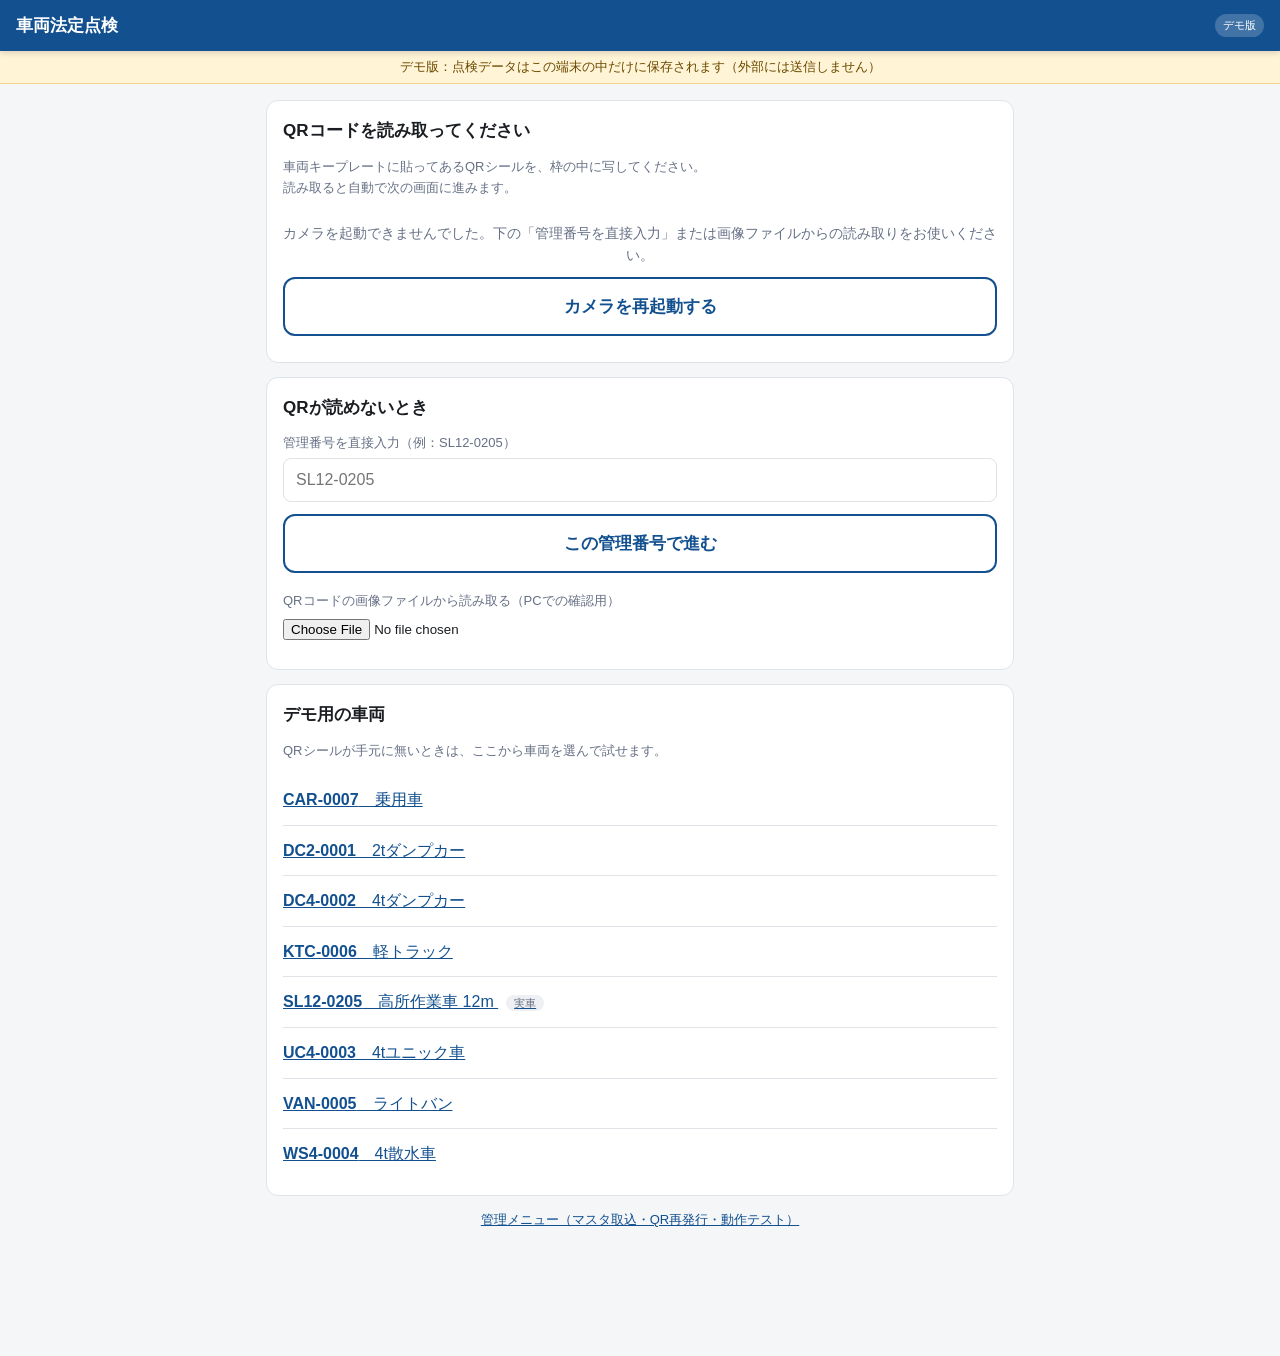
<file: index.html>
<!DOCTYPE html>
<html lang="ja">
<head>
<meta charset="utf-8">
<meta name="viewport" content="width=device-width, initial-scale=1, viewport-fit=cover">
<meta name="theme-color" content="#12508f">
<!-- iPhone：ホーム画面に追加したときアプリのように全画面で開く -->
<meta name="apple-mobile-web-app-capable" content="yes">
<meta name="mobile-web-app-capable" content="yes">
<meta name="apple-mobile-web-app-status-bar-style" content="black-translucent">
<meta name="apple-mobile-web-app-title" content="法定点検">
<meta name="format-detection" content="telephone=no">
<link rel="apple-touch-icon" href="icons/apple-touch-icon.png">
<title>車両法定点検</title>
<link rel="manifest" href="manifest.webmanifest">
<link rel="stylesheet" href="css/style.css">
</head>
<body>

<div class="appbar">
  <h1>車両法定点検</h1>
  <span class="env" id="env-label">―</span>
</div>

<main>
  <div id="pending-banner" class="banner warn" style="display:none"></div>


  <div class="card">
    <h2>QRコードを読み取ってください</h2>
    <p class="small muted">
      車両キープレートに貼ってあるQRシールを、枠の中に写してください。<br>
      読み取ると自動で次の画面に進みます。
    </p>
    <div id="reader"></div>
    <p class="scan-hint" id="scan-hint">カメラを起動しています…</p>
    <button class="btn secondary" id="btn-restart" style="display:none">カメラを再起動する</button>
  </div>

  <div class="card">
    <h2>QRが読めないとき</h2>
    <label class="field">
      <span id="manual-id-hint">管理番号を直接入力（例：DC4-0737）</span>
      <input type="text" id="manual-id" placeholder="DC4-0737" autocapitalize="characters" autocomplete="off">
    </label>
    <div id="suggest"></div>
    <button class="btn secondary" id="btn-manual">この管理番号で進む</button>

    <label class="field" style="margin-top:18px">
      <span>QRコードの画像ファイルから読み取る（PCでの確認用）</span>
      <input type="file" id="qr-file" accept="image/*">
    </label>
  </div>

  <div class="card" id="demo-vehicles" style="display:none">
    <h2>デモ用の車両</h2>
    <p class="small muted">QRシールが手元に無いときは、ここから車両を選んで試せます。</p>
    <ul class="list" id="demo-vehicle-list"></ul>
  </div>
  <p class="center small"><a class="plain" href="admin.html">管理メニュー（マスタ取込・QR再発行・動作テスト）</a></p>
</main>

<script src="config/app-config.js"></script>
<script src="config/firebase-config.js"></script>
<script src="vendor/firebase-app-compat.js"></script>
<script src="vendor/firebase-firestore-compat.js"></script>
<script src="vendor/firebase-storage-compat.js"></script>
<script src="vendor/html5-qrcode.min.js"></script>
<script src="src/common/util.js"></script>
<script src="src/storage/StorageAdapter.js"></script>
<script src="src/storage/LocalStorageAdapter.js"></script>
<script src="src/storage/FirebaseStorageAdapter.js"></script>
<script src="src/auth/AuthProvider.js"></script>
<script src="src/storage/storageFactory.js"></script>
<script src="src/offline/syncQueue.js"></script>
<script src="src/qr/scanner.js"></script>
<script>
/* ---------------------------------------------------------------------------
 * トップ画面：QRを読み取り、車両マスタと照合して分岐画面へ進む
 * ------------------------------------------------------------------------ */
(async function () {
  const VIS = window.VIS;
  const $ = VIS.util.$;

  await VIS.ready();
  $('#env-label').textContent = VIS.storage.name;
  VIS.queue.autoFlush();

  // デモ版：収録している車両を一覧で出す（実車には印を付ける）
  if (VIS.isDemo()) {
    const rows = await VIS.storage.searchVehicles('', 30);
    $('#demo-vehicle-list').innerHTML = rows.map(v => `
      <li><a class="plain" href="vehicle.html?id=${encodeURIComponent(v.vehicleId)}">
        <b>${VIS.util.esc(v.vehicleId)}</b>　${VIS.util.esc(v.vehicleType)}
        ${v.demo === false ? '<span class="badge-opt">実車</span>' : ''}</a></li>`).join('');
    $('#demo-vehicles').style.display = 'block';
    const real = rows.find(v => v.demo === false) || rows[0];
    if (real) {
      $('#manual-id').placeholder = real.vehicleId;
      $('#manual-id-hint').textContent = `管理番号を直接入力（例：${real.vehicleId}）`;
    }
  }

  // 保留データがあれば知らせる
  const pending = await VIS.queue.count();
  if (pending > 0) {
    const b = $('#pending-banner');
    b.style.display = 'block';
    b.textContent = `未送信の点検データが ${pending} 件あります。オンラインになると自動で送信します。`;
  }

  let busy = false;

  /** 読み取った管理番号で車両を探し、見つかれば分岐画面へ */
  async function go(vehicleId, rawText) {
    if (busy) return;
    busy = true;
    try {
      if (!vehicleId) throw new Error('QRの内容が空でした');

      const vehicle = await VIS.storage.getVehicle(vehicleId);
      if (!vehicle) {
        VIS.util.toast(`「${vehicleId}」は車両マスタに見つかりません`, 'err');
        if (rawText && rawText !== vehicleId) {
          console.info('QRの生データ:', rawText, '→ 正規化後:', vehicleId);
        }
        busy = false;
        return;
      }
      await scanner.stop();
      location.href = `vehicle.html?id=${encodeURIComponent(vehicleId)}`;
    } catch (e) {
      VIS.util.toast(e.message, 'err');
      busy = false;
    }
  }

  // ------------------------------------------------------------- カメラ読み取り
  const scanner = new VIS.QrScanner('reader');

  async function startCamera() {
    try {
      await scanner.start((id, raw) => {
        $('#scan-hint').textContent = `読み取り：${raw}`;
        go(id, raw);
      });
      $('#scan-hint').textContent = 'QRを枠の中に合わせてください';
      $('#btn-restart').style.display = 'none';
    } catch (e) {
      $('#scan-hint').textContent =
        'カメラを起動できませんでした。下の「管理番号を直接入力」または画像ファイルからの読み取りをお使いください。';
      $('#btn-restart').style.display = 'block';
      console.warn(e);
    }
  }
  startCamera();
  $('#btn-restart').addEventListener('click', startCamera);

  // ----------------------------------------------------------------- 手入力
  const input = $('#manual-id');
  $('#btn-manual').addEventListener('click', () => {
    go(VIS.util.normalizeVehicleId(input.value));
  });
  input.addEventListener('keydown', e => { if (e.key === 'Enter') $('#btn-manual').click(); });

  // 入力中に候補を出す
  let t;
  input.addEventListener('input', () => {
    clearTimeout(t);
    t = setTimeout(async () => {
      const kw = VIS.util.normalizeVehicleId(input.value);
      const box = $('#suggest');
      if (kw.length < 2) { box.innerHTML = ''; return; }
      const rows = await VIS.storage.searchVehicles(kw, 8);
      box.innerHTML = rows.length
        ? '<ul class="list">' + rows.map(v =>
            `<li><a class="plain" href="vehicle.html?id=${encodeURIComponent(v.vehicleId)}">
               <b>${VIS.util.esc(v.vehicleId)}</b>　${VIS.util.esc(v.vehicleType)}　${VIS.util.esc(v.plateNumber)}</a></li>`
          ).join('') + '</ul>'
        : '<p class="small muted">該当なし</p>';
    }, 250);
  });

  // ------------------------------------------------------- 画像ファイルから読む
  $('#qr-file').addEventListener('change', async e => {
    const f = e.target.files[0];
    if (!f) return;
    try {
      const r = await VIS.QrScanner.decodeFile(f);
      VIS.util.toast(`読み取り: ${r.rawText}`, 'ok');
      go(r.vehicleId, r.rawText);
    } catch (err) {
      VIS.util.toast('画像からQRを読み取れませんでした', 'err');
    }
  });

  // ------------------------------------------------------------- PWA登録
  if ('serviceWorker' in navigator) {
    navigator.serviceWorker.register('sw.js').catch(e => console.warn('SW登録失敗', e));
  }
})();
</script>
</body>
</html>
</file>
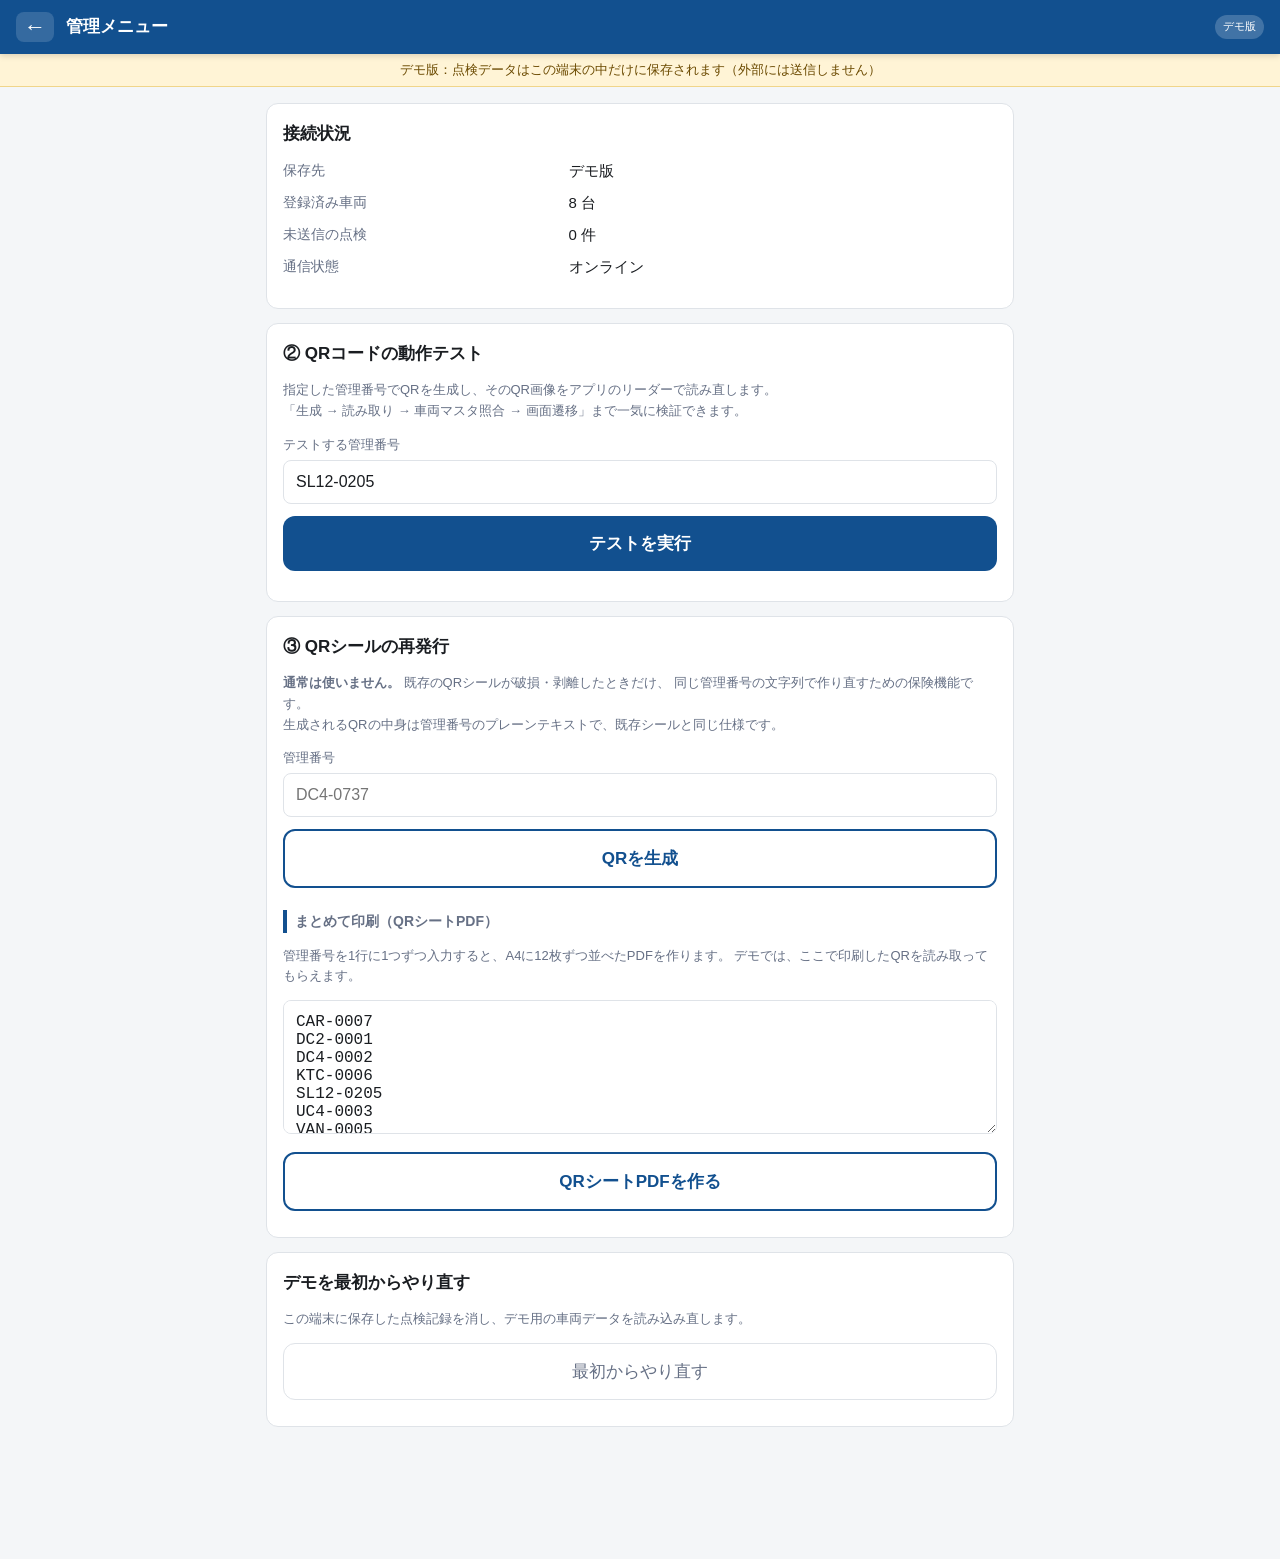
<file: admin.html>
<!DOCTYPE html>
<html lang="ja">
<head>
<meta charset="utf-8">
<meta name="viewport" content="width=device-width, initial-scale=1, viewport-fit=cover">
<meta name="theme-color" content="#12508f">
<!-- iPhone：ホーム画面に追加したときアプリのように全画面で開く -->
<meta name="apple-mobile-web-app-capable" content="yes">
<meta name="mobile-web-app-capable" content="yes">
<meta name="apple-mobile-web-app-status-bar-style" content="black-translucent">
<meta name="apple-mobile-web-app-title" content="法定点検">
<meta name="format-detection" content="telephone=no">
<link rel="apple-touch-icon" href="icons/apple-touch-icon.png">
<title>管理メニュー - 車両法定点検</title>
<link rel="manifest" href="manifest.webmanifest">
<link rel="stylesheet" href="css/style.css">
<style>
  .qr-out { text-align:center; padding:16px; background:#fff; border-radius:8px; }
  .qr-out canvas, .qr-out img { max-width: 260px; }
  .qr-caption { font-size:20px; font-weight:700; letter-spacing:.08em; margin-top:8px; }
  .test-row { display:flex; align-items:center; gap:10px; padding:8px 0; border-top:1px solid var(--line); }
  .test-row:first-child { border-top:none; }
  .test-row .st { width:28px; font-size:18px; text-align:center; }
  .test-row .nm { flex:1; font-size:14px; }
  .test-row .rs { font-size:13px; color:var(--muted); text-align:right; }
  .ok-txt { color:#1b7f3b; font-weight:700; }
  .ng-txt { color:#c62828; font-weight:700; }
</style>
</head>
<body>

<div class="appbar">
  <a class="back" href="index.html">&#8592;</a>
  <h1>管理メニュー</h1>
  <span class="env" id="env-label">―</span>
</div>

<main>

  <div class="card">
    <h2>接続状況</h2>
    <dl class="kv">
      <dt>保存先</dt><dd id="st-storage">―</dd>
      <dt>登録済み車両</dt><dd id="st-count">―</dd>
      <dt>未送信の点検</dt><dd id="st-pending">―</dd>
      <dt>通信状態</dt><dd id="st-online">―</dd>
    </dl>
    <p class="small muted" id="st-note"></p>
  </div>

  <!-- ================================================================= -->
  <div class="card" id="card-import">
    <h2>① 車両マスタの取込</h2>
    <p class="small muted">
      <code>tools\convert-master.ps1</code> が作った <code>vehicles.json</code> を取り込みます。<br>
      同じ管理番号は上書き更新されます（点検記録は消えません）。
    </p>
    <button class="btn" id="btn-import-bundled">同梱の vehicles.json を取り込む</button>
    <label class="field">
      <span>別のファイルから取り込む（.json / .csv）</span>
      <input type="file" id="import-file" accept=".json,.csv">
    </label>
    <div id="import-progress" class="small muted"></div>
  </div>

  <!-- ================================================================= -->
  <div class="card">
    <h2>② QRコードの動作テスト</h2>
    <p class="small muted">
      指定した管理番号でQRを生成し、そのQR画像をアプリのリーダーで読み直します。<br>
      「生成 → 読み取り → 車両マスタ照合 → 画面遷移」まで一気に検証できます。
    </p>
    <label class="field">
      <span>テストする管理番号</span>
      <input type="text" id="test-id" value="DC4-0737" autocapitalize="characters">
    </label>
    <button class="btn" id="btn-test">テストを実行</button>
    <div id="test-out" style="margin-top:14px"></div>
  </div>

  <!-- ================================================================= -->
  <div class="card">
    <h2>③ QRシールの再発行</h2>
    <p class="small muted">
      <b>通常は使いません。</b> 既存のQRシールが破損・剥離したときだけ、
      同じ管理番号の文字列で作り直すための保険機能です。<br>
      生成されるQRの中身は管理番号のプレーンテキストで、既存シールと同じ仕様です。
    </p>
    <label class="field">
      <span>管理番号</span>
      <input type="text" id="qr-id" placeholder="DC4-0737" autocapitalize="characters">
    </label>
    <button class="btn secondary" id="btn-qr">QRを生成</button>
    <div id="qr-out" class="qr-out" style="display:none">
      <div id="qr-canvas"></div>
      <div class="qr-caption" id="qr-caption"></div>
      <button class="btn ghost" id="btn-qr-dl" style="margin-top:10px">PNGを保存</button>
    </div>

    <h3 class="unit" style="margin-top:22px">まとめて印刷（QRシートPDF）</h3>
    <p class="small muted">
      管理番号を1行に1つずつ入力すると、A4に12枚ずつ並べたPDFを作ります。
      デモでは、ここで印刷したQRを読み取ってもらえます。
    </p>
    <textarea id="qr-list" rows="6" placeholder="DC4-0737&#10;SL12-0205"></textarea>
    <button class="btn secondary" id="btn-qr-sheet">QRシートPDFを作る</button>
  </div>

  <!-- ================================================================= -->
  <div class="card" id="card-flush">
    <h2>④ 保留データの手動送信</h2>
    <button class="btn secondary" id="btn-flush">未送信の点検データを今すぐ送信</button>
  </div>

  <div class="card">
    <h2 id="wipe-title">⑤ 検証データの削除</h2>
    <p class="small muted" id="wipe-note">この端末に保存したデータ（車両マスタ・点検記録・保留分）を消します。</p>
    <button class="btn ghost" id="btn-wipe">この端末のデータを削除</button>
  </div>

</main>

<script src="config/app-config.js"></script>
<script src="config/firebase-config.js"></script>
<script src="vendor/firebase-app-compat.js"></script>
<script src="vendor/firebase-firestore-compat.js"></script>
<script src="vendor/firebase-storage-compat.js"></script>
<script src="vendor/html5-qrcode.min.js"></script>
<script src="vendor/qrcode.min.js"></script>
<script src="vendor/jspdf.umd.min.js"></script>
<script src="src/common/util.js"></script>
<script src="src/storage/StorageAdapter.js"></script>
<script src="src/storage/LocalStorageAdapter.js"></script>
<script src="src/storage/FirebaseStorageAdapter.js"></script>
<script src="src/auth/AuthProvider.js"></script>
<script src="src/storage/storageFactory.js"></script>
<script src="src/offline/syncQueue.js"></script>
<script src="src/qr/scanner.js"></script>
<script>
(async function () {
  const VIS = window.VIS, util = VIS.util, $ = util.$;
  await VIS.ready();

  // ------------------------------------------------------------- 接続状況
  async function refreshStatus() {
    $('#env-label').textContent  = VIS.storage.name;
    $('#st-storage').textContent = VIS.storage.name;
    try {
      $('#st-count').textContent = (await VIS.storage.countVehicles()) + ' 台';
    } catch (e) {
      // Firebaseでは全件数の取得をセキュリティルールで制限しているため取れないことがある
      $('#st-count').textContent = '―（件数は取得できません）';
    }
    $('#st-pending').textContent = (await VIS.queue.count()) + ' 件';
    $('#st-online').textContent  = util.isOnline() ? 'オンライン' : 'オフライン';
    $('#st-note').textContent    = VIS.storage.fallbackReason
      ? `※ 本来の保存先に接続できなかったため検証モードで動作しています：${VIS.storage.fallbackReason}`
      : '';
  }
  await refreshStatus();

  // ------------------------------------------------- ① 車両マスタの取込
  async function doImport(vehicles) {
    const box = $('#import-progress');
    box.textContent = `取込中… 0 / ${vehicles.length}`;
    await VIS.storage.importVehicles(vehicles, (done, total) => {
      box.textContent = `取込中… ${done} / ${total}`;
    });
    box.textContent = `完了：${vehicles.length} 件を登録しました`;
    util.toast(`車両マスタ ${vehicles.length} 件を取り込みました`, 'ok');
    await refreshStatus();
  }

  $('#btn-import-bundled').addEventListener('click', async () => {
    try {
      const res = await fetch('master/vehicles.json', { cache: 'no-cache' });
      if (!res.ok) throw new Error('同梱ファイルはありません（公開サイトには載せていません）。PCの data\\vehicles.json を下の「別のファイルから取り込む」で選んでください');
      await doImport(await res.json());
    } catch (e) {
      util.toast(e.message, 'err');
    }
  });

  $('#import-file').addEventListener('change', async e => {
    const f = e.target.files[0];
    if (!f) return;
    try {
      const text = await f.text();
      const rows = f.name.toLowerCase().endsWith('.csv') ? parseCsv(text) : JSON.parse(text);
      const cleaned = rows
        .map(r => ({ ...r, vehicleId: util.normalizeVehicleId(r.vehicleId || r['管理番号']) }))
        .filter(r => util.looksLikeVehicleId(r.vehicleId));
      if (!cleaned.length) throw new Error('取り込める行がありませんでした（vehicleId 列を確認してください）');
      await doImport(cleaned);
    } catch (err) {
      util.toast('取込に失敗：' + err.message, 'err');
    }
    e.target.value = '';
  });

  /** ごく簡単なCSVパーサ（1行目を見出しとして扱う） */
  function parseCsv(text) {
    const lines = text.replace(/^﻿/, '').split(/\r?\n/).filter(l => l.trim());
    const split = l => {
      const out = []; let cur = '', q = false;
      for (let i = 0; i < l.length; i++) {
        const c = l[i];
        if (q) {
          if (c === '"' && l[i + 1] === '"') { cur += '"'; i++; }
          else if (c === '"') q = false;
          else cur += c;
        } else if (c === '"') q = true;
        else if (c === ',') { out.push(cur); cur = ''; }
        else cur += c;
      }
      out.push(cur);
      return out;
    };
    const head = split(lines[0]);
    return lines.slice(1).map(l => {
      const cells = split(l), o = {};
      head.forEach((h, i) => { o[h.trim()] = (cells[i] || '').trim(); });
      return o;
    });
  }

  // ------------------------------------------- ② QRコードの動作テスト
  $('#btn-test').addEventListener('click', async () => {
    const targetId = util.normalizeVehicleId($('#test-id').value);
    const out = $('#test-out');
    const rows = [];
    const push = (name, ok, detail) => {
      rows.push({ name, ok, detail });
      out.innerHTML = rows.map(r => `
        <div class="test-row">
          <span class="st">${r.ok === null ? '…' : (r.ok ? '✅' : '❌')}</span>
          <span class="nm">${util.esc(r.name)}</span>
          <span class="rs ${r.ok ? 'ok-txt' : (r.ok === false ? 'ng-txt' : '')}">${util.esc(r.detail || '')}</span>
        </div>`).join('');
    };

    try {
      // 1. 既存シールと同じ仕様でQRを作る（中身は管理番号のプレーンテキスト）
      const dataUrl = await makeQrDataUrl(targetId);
      push('① QRコードを生成（中身＝プレーンテキスト）', true, targetId);

      // 2. アプリのリーダーで読み直す
      const blob = await (await fetch(dataUrl)).blob();
      const file = new File([blob], 'qr.png', { type: 'image/png' });
      const decoded = await VIS.QrScanner.decodeFile(file);
      push('② アプリのQRリーダーで読み取り', decoded.rawText === targetId, `読取値: ${decoded.rawText}`);

      // 3. 正規化（空白・全角・小文字・URL形式のゆらぎを吸収）
      push('③ 車両IDへの正規化', decoded.vehicleId === targetId, decoded.vehicleId);

      // 4. 車両マスタと照合
      const vehicle = await VIS.storage.getVehicle(decoded.vehicleId);
      push('④ 車両マスタとの照合', !!vehicle,
           vehicle ? `${vehicle.vehicleType} / ${vehicle.plateNumber}` : 'マスタに存在しません');

      if (vehicle) {
        // 5. ゆらぎパターンの吸収も確認
        const variants = [
          ' ' + targetId + '\n',
          targetId.toLowerCase(),
          targetId.replace(/[A-Z0-9]/g, c => String.fromCharCode(c.charCodeAt(0) + 0xFEE0)).replace('-', '－'),
          'https://example.com/v/' + targetId
        ];
        const allOk = variants.every(v => util.normalizeVehicleId(v) === targetId);
        push('⑤ 読み取りゆらぎの吸収（空白・小文字・全角・URL形式）', allOk, allOk ? '4パターンOK' : '要確認');

        out.insertAdjacentHTML('beforeend', `
          <div class="qr-out" style="margin-top:12px">
            <img src="${dataUrl}" alt="テスト用QR">
            <div class="qr-caption">${util.esc(targetId)}</div>
            <p class="small muted">このQRを画面に表示して、スマホのカメラ読み取りも試せます。</p>
          </div>
          <a class="btn" href="vehicle.html?id=${encodeURIComponent(targetId)}">読み取り後の画面を開く</a>`);
      }
    } catch (e) {
      push('テスト中にエラー', false, e.message);
    }
  });

  /** 管理番号からQRのPNG(dataURL)を作る */
  function makeQrDataUrl(text, size) {
    return new Promise((resolve, reject) => {
      const holder = document.createElement('div');
      holder.style.display = 'none';
      document.body.appendChild(holder);
      try {
        new QRCode(holder, {
          text: text,
          width:  size || 480,
          height: size || 480,
          correctLevel: QRCode.CorrectLevel.M   // 現場のシールを想定した誤り訂正レベル
        });
        // qrcodejs は canvas または img を作る
        setTimeout(() => {
          const cv = holder.querySelector('canvas');
          const im = holder.querySelector('img');
          const url = cv ? cv.toDataURL('image/png') : (im ? im.src : null);
          holder.remove();
          url ? resolve(url) : reject(new Error('QRを生成できませんでした'));
        }, 60);
      } catch (e) { holder.remove(); reject(e); }
    });
  }

  // ------------------------------------------------- ③ QRシールの再発行
  let lastQrUrl = '', lastQrId = '';
  $('#btn-qr').addEventListener('click', async () => {
    const id = util.normalizeVehicleId($('#qr-id').value);
    if (!util.looksLikeVehicleId(id)) { util.toast('管理番号の形式が正しくありません', 'warn'); return; }
    lastQrUrl = await makeQrDataUrl(id, 600);
    lastQrId  = id;
    $('#qr-canvas').innerHTML = `<img src="${lastQrUrl}" alt="QR">`;
    $('#qr-caption').textContent = id;
    $('#qr-out').style.display = 'block';
  });
  $('#btn-qr-dl').addEventListener('click', () => {
    if (!lastQrUrl) return;
    const a = document.createElement('a');
    a.href = lastQrUrl;
    a.download = `QR_${lastQrId}.png`;
    a.click();
  });

  // ------------------------------------------- ③ QRシート（まとめて印刷）
  // デモ版など登録台数が少ないときは、登録済みの全車両を最初から入れておく
  try {
    const all = await VIS.storage.searchVehicles('', 30);
    if (all.length && all.length < 30) $('#qr-list').value = all.map(v => v.vehicleId).join('\n');
  } catch (e) { /* 一覧が取れない保存先では手入力 */ }

  $('#btn-qr-sheet').addEventListener('click', async () => {
    const ids = $('#qr-list').value.split(/\r?\n/)
      .map(s => util.normalizeVehicleId(s)).filter(s => util.looksLikeVehicleId(s));
    if (!ids.length) { util.toast('管理番号を入力してください', 'warn'); return; }
    const btn = $('#btn-qr-sheet');
    btn.disabled = true; btn.textContent = '作成中…';
    try {
      const blob = await makeQrSheetPdf(ids);
      const link = document.createElement('a');
      link.href = URL.createObjectURL(blob);
      link.download = `QRシート_${ids.length}台.pdf`;
      link.click();
    } catch (e) {
      util.toast('作成できませんでした：' + e.message, 'err');
    } finally {
      btn.disabled = false; btn.textContent = 'QRシートPDFを作る';
    }
  });

  /** A4縦に 3列×4段＝12枚ずつQRを並べたPDFを作る（切り取り線つき） */
  async function makeQrSheetPdf(ids) {
    const MM = 200 / 25.4;                       // 200dpi
    const W = Math.round(210 * MM), H = Math.round(297 * MM);
    const COLS = 3, ROWS = 4, PER = COLS * ROWS;
    const cellW = 190 / COLS, cellH = 277 / ROWS, QR = 40;
    const FONT = '"Yu Gothic UI","Yu Gothic","Hiragino Sans","Noto Sans JP","Meiryo",sans-serif';
    const loadImg = src => new Promise((ok, ng) => { const i = new Image(); i.onload = () => ok(i); i.onerror = ng; i.src = src; });

    const { jsPDF } = window.jspdf;
    const pdf = new jsPDF({ unit: 'mm', format: 'a4', orientation: 'portrait', compress: true });

    for (let p = 0; p * PER < ids.length; p++) {
      const c = document.createElement('canvas');
      c.width = W; c.height = H;
      const g = c.getContext('2d');
      g.fillStyle = '#fff'; g.fillRect(0, 0, W, H);
      g.textAlign = 'center'; g.textBaseline = 'middle';

      const pageIds = ids.slice(p * PER, (p + 1) * PER);
      for (let i = 0; i < pageIds.length; i++) {
        const id = pageIds[i];
        const x0 = 10 + (i % COLS) * cellW, y0 = 10 + Math.floor(i / COLS) * cellH;
        const cx = (x0 + cellW / 2) * MM;

        g.strokeStyle = '#bbb'; g.lineWidth = 0.2 * MM; g.setLineDash([2 * MM, 1.5 * MM]);
        g.strokeRect(x0 * MM, y0 * MM, cellW * MM, cellH * MM);
        g.setLineDash([]);

        const qr = await loadImg(await makeQrDataUrl(id, 480));
        g.imageSmoothingEnabled = false;             // QRの白黒をにじませない
        g.drawImage(qr, (x0 + (cellW - QR) / 2) * MM, (y0 + 7) * MM, QR * MM, QR * MM);

        g.fillStyle = '#000';
        g.font = `bold ${Math.round(5.5 * MM)}px ${FONT}`;
        g.fillText(id, cx, (y0 + 7 + QR + 6) * MM);
        const v = await VIS.storage.getVehicle(id).catch(() => null);
        g.fillStyle = '#555';
        g.font = `${Math.round(3.4 * MM)}px ${FONT}`;
        g.fillText(v ? (v.vehicleType || '') : '（車両マスタに未登録）', cx, (y0 + 7 + QR + 12.5) * MM);
      }

      if (p > 0) pdf.addPage();
      pdf.addImage(c.toDataURL('image/png'), 'PNG', 0, 0, 210, 297, undefined, 'FAST');
      c.width = 0; c.height = 0;
    }
    return pdf.output('blob');
  }

  // ------------------------------------------------- ④ 保留データの送信
  $('#btn-flush').addEventListener('click', async () => {
    const r = await VIS.queue.flush(msg => util.toast(msg, 'info'));
    util.toast(`送信 ${r.sent} 件 / 失敗 ${r.failed} 件`, r.failed ? 'warn' : 'ok');
    await refreshStatus();
  });

  // ------------------------------------------------- ⑤ 検証データの削除
  if (VIS.isDemo()) {
    // デモ版では車両マスタの取込・保留送信は使わない
    $('#card-import').style.display = 'none';
    $('#card-flush').style.display  = 'none';
    $('#wipe-title').textContent = 'デモを最初からやり直す';
    $('#wipe-note').textContent  = 'この端末に保存した点検記録を消し、デモ用の車両データを読み込み直します。';
    $('#btn-wipe').textContent   = '最初からやり直す';
    // QRテストの初期値を収録車両（実車があれば実車）にする
    const demoRows = await VIS.storage.searchVehicles('', 30).catch(() => []);
    const real = demoRows.find(v => v.demo === false) || demoRows[0];
    if (real) $('#test-id').value = real.vehicleId;
  }

  $('#btn-wipe').addEventListener('click', async () => {
    if (!confirm('この端末に保存した点検記録などをすべて削除します。よろしいですか？')) return;
    await VIS.resetLocalData();
    util.toast('削除しました。ページを再読み込みします', 'ok');
    setTimeout(() => location.reload(), 800);
  });
})();
</script>
</body>
</html>
</file>
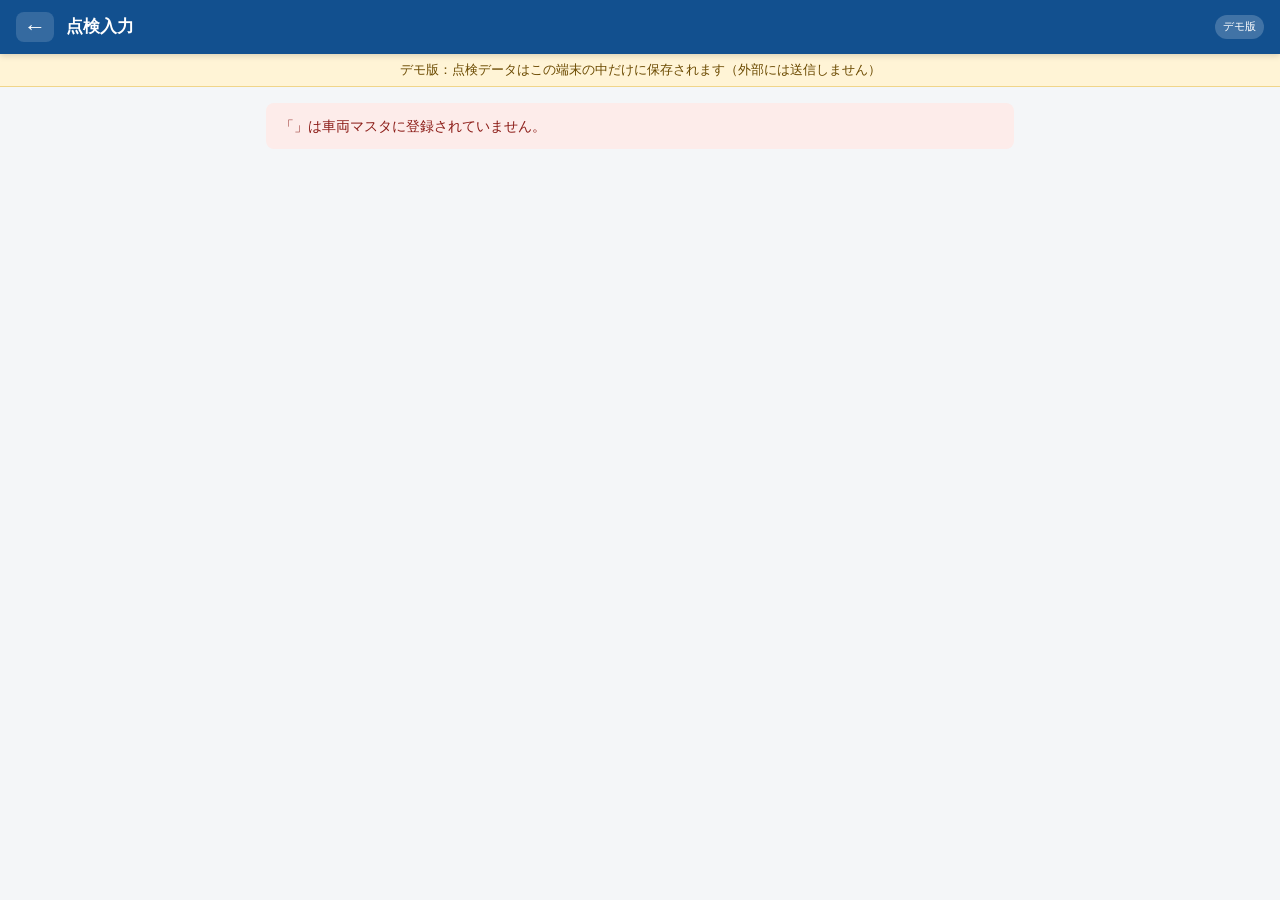
<file: inspect.html>
<!DOCTYPE html>
<html lang="ja">
<head>
<meta charset="utf-8">
<meta name="viewport" content="width=device-width, initial-scale=1, viewport-fit=cover">
<meta name="theme-color" content="#12508f">
<!-- iPhone：ホーム画面に追加したときアプリのように全画面で開く -->
<meta name="apple-mobile-web-app-capable" content="yes">
<meta name="mobile-web-app-capable" content="yes">
<meta name="apple-mobile-web-app-status-bar-style" content="black-translucent">
<meta name="apple-mobile-web-app-title" content="法定点検">
<meta name="format-detection" content="telephone=no">
<link rel="apple-touch-icon" href="icons/apple-touch-icon.png">
<title>点検入力 - 車両法定点検</title>
<link rel="manifest" href="manifest.webmanifest">
<link rel="stylesheet" href="css/style.css">
</head>
<body>

<div class="appbar">
  <a class="back" href="#" id="back">&#8592;</a>
  <h1 id="title">点検入力</h1>
  <span class="env" id="env-label">―</span>
</div>

<main>
  <div id="offline-banner" class="banner warn" style="display:none">
    オフラインです。入力は端末に保存され、オンラインに戻ったとき自動で送信されます。
  </div>

  <div id="vehicle-box"></div>

  <form id="form">
    <div class="card">
      <h2>点検情報</h2>
      <label class="field">
        <span>点検担当者名<span class="required-mark">*</span></span>
        <input type="text" id="inspectorName" required maxlength="40" autocomplete="name">
      </label>
      <label class="field">
        <span>整備管理者名</span>
        <input type="text" id="supervisorName" maxlength="40">
      </label>
      <label class="field">
        <span>点検営業所</span>
        <input type="text" id="branch" maxlength="40">
      </label>
      <label class="field">
        <span>点検時走行距離（km）</span>
        <input type="number" id="odometer" inputmode="numeric" min="0" max="9999999">
      </label>
      <div class="btn-row">
        <label class="field" style="flex:1">
          <span>車検満了日</span>
          <input type="date" id="shakenExpiry">
        </label>
        <label class="field" style="flex:1">
          <span>車検時走行距離（km）</span>
          <input type="number" id="shakenOdometer" inputmode="numeric" min="0" max="9999999">
        </label>
      </div>
      <div class="btn-row">
        <label class="field" style="flex:1">
          <span>前回点検日</span>
          <input type="date" id="previousInspectionDate">
        </label>
        <label class="field" style="flex:1">
          <span>前回点検時走行距離（km）</span>
          <input type="number" id="previousOdometer" inputmode="numeric" min="0" max="9999999">
        </label>
      </div>
      <p class="small muted" id="prefill-note">点検日時は送信時に自動で記録されます。</p>
    </div>

    <div id="items"></div>


    <div class="card">
      <h2>所見・特記事項</h2>
      <textarea id="remarks" rows="4" maxlength="1000" placeholder="全体を通しての所見があれば入力してください"></textarea>
    </div>
  </form>
</main>

<div class="progress-bar">
  <div class="meter"><i id="meter"></i></div>
  <span class="count" id="count">0 / 0</span>
  <button class="btn" id="submit">点検を完了</button>
</div>

<script src="config/app-config.js"></script>
<script src="config/firebase-config.js"></script>
<script src="vendor/firebase-app-compat.js"></script>
<script src="vendor/firebase-firestore-compat.js"></script>
<script src="vendor/firebase-storage-compat.js"></script>
<script src="vendor/jspdf.umd.min.js"></script>
<script src="src/common/util.js"></script>
<script src="src/storage/StorageAdapter.js"></script>
<script src="src/storage/LocalStorageAdapter.js"></script>
<script src="src/storage/FirebaseStorageAdapter.js"></script>
<script src="src/auth/AuthProvider.js"></script>
<script src="src/storage/storageFactory.js"></script>
<script src="src/offline/syncQueue.js"></script>
<script src="src/form/formRenderer.js"></script>
<script src="src/pdf/pdfGenerator.js"></script>
<script>
/* ---------------------------------------------------------------------------
 * 点検入力画面
 *   1) 車両マスタから車両情報を読み、点検区分（3ヶ月/6ヶ月）を決める
 *   2) JSON定義からフォームを自動生成する
 *   3) 送信時にPDFを作り、保存先アダプタに預ける
 *      オフラインなら端末に保留し、オンライン復帰時に自動送信する
 * ------------------------------------------------------------------------ */
(async function () {
  const VIS = window.VIS, util = VIS.util, $ = util.$;
  await VIS.ready();
  $('#env-label').textContent = VIS.storage.name;

  // 将来ここに認証を挟めるようにしてある（今は認証なし）
  await VIS.auth.requireSignIn();

  const id = util.normalizeVehicleId(util.param('id'));
  $('#back').href = `vehicle.html?id=${encodeURIComponent(id)}`;

  const vehicle = await VIS.storage.getVehicle(id);
  if (!vehicle) {
    document.querySelector('main').innerHTML =
      `<div class="banner err">「${util.esc(id)}」は車両マスタに登録されていません。</div>`;
    document.querySelector('.progress-bar').style.display = 'none';
    return;
  }

  const cycle = vehicle.inspectionCycle === '6month' ? '6month' : '3month';
  const def   = await VIS.form.loadDefinition();
  $('#title').textContent = def.cycles[cycle].title;

  $('#vehicle-box').innerHTML = `
    <div class="vehicle-head">
      <div class="vid">${util.esc(vehicle.vehicleId)}</div>
      <div class="vtype">${util.esc(vehicle.vehicleType)}　/　${util.esc(vehicle.plateNumber || '')}</div>
    </div>
    <div class="banner info small">${util.esc(def.cycles[cycle].omitNote)}</div>`;

  $('#branch').value = vehicle.branch || '';

  // 前回の点検記録があれば、記録簿の「前回点検日」「前回点検時走行距離」と
  // 車検の情報・整備管理者を引き継ぐ（変わっていれば手で直せる）
  const previous = await VIS.storage.getLatestInspection(vehicle.vehicleId).catch(() => null);
  if (previous) {
    $('#previousInspectionDate').value = String(previous.inspectedAt || '').slice(0, 10);
    if (previous.odometer != null)       $('#previousOdometer').value = previous.odometer;
    if (previous.shakenExpiry)           $('#shakenExpiry').value     = previous.shakenExpiry;
    if (previous.shakenOdometer != null) $('#shakenOdometer').value   = previous.shakenOdometer;
    if (previous.supervisorName)         $('#supervisorName').value   = previous.supervisorName;
    $('#prefill-note').textContent =
      `前回（${util.formatDateTime(previous.inspectedAt)}）の記録から一部を自動入力しました。点検日時は送信時に自動で記録されます。`;
  }

  // ------------------------------------------------------------- フォーム生成
  const itemsBox = $('#items');
  // 先に進捗の受け取り口を用意してから描画する（描画直後の1回目を取りこぼさないため）
  itemsBox.addEventListener('vis:progress', e => {
    const { done, total } = e.detail;
    $('#meter').style.width = (total ? (done / total * 100) : 0) + '%';
    $('#count').textContent = `${done} / ${total}`;
  });
  VIS.form.render(itemsBox, def, cycle, vehicle);
  VIS.form.updateProgress(itemsBox);

  // --------------------------------------------------------------- オフライン
  function updateOnlineBanner() {
    $('#offline-banner').style.display = util.isOnline() ? 'none' : 'block';
  }
  window.addEventListener('online',  updateOnlineBanner);
  window.addEventListener('offline', updateOnlineBanner);
  updateOnlineBanner();
  VIS.queue.autoFlush();

  // 入力途中の内容が消えないよう、離脱時に警告
  let dirty = false;
  document.addEventListener('change', () => { dirty = true; });
  window.addEventListener('beforeunload', e => {
    if (dirty && !submitted) { e.preventDefault(); e.returnValue = ''; }
  });

  // ------------------------------------------------------------------- 送信
  let submitted = false;
  $('#submit').addEventListener('click', async () => {
    const btn = $('#submit');

    const inspectorName = $('#inspectorName').value.trim();
    if (!inspectorName) {
      util.toast('点検担当者名を入力してください', 'warn');
      $('#inspectorName').focus();
      return;
    }

    const data = VIS.form.collect(itemsBox, def, cycle);

    if (VIS.form.targetOptions(def.cycles[cycle]).length && !data.target) {
      util.toast('対象車種を選択してください', 'warn');
      window.scrollTo({ top: 0, behavior: 'smooth' });
      return;
    }
    if (Object.values(data.preChecks).some(v => !v.value)) {
      util.toast('備品確認（車検証・三角停止板）を選択してください', 'warn');
      window.scrollTo({ top: 0, behavior: 'smooth' });
      return;
    }
    if (data.summary.unfilled > 0) {
      util.toast(`未入力が ${data.summary.unfilled} 項目あります`, 'warn');
      VIS.form.focusFirstUnfilled(itemsBox);
      return;
    }
    if (!confirm(`点検を完了して保存します。\n\n総合判定：${data.summary.overall}\n整備実施：${data.summary.actionCount} 件\n\nよろしいですか？`)) {
      return;
    }

    btn.disabled = true;
    const setBusy = msg => { btn.textContent = msg; };

    try {
      const now = util.nowIso();
      const record = {
        inspectionId:     util.makeInspectionId(vehicle.vehicleId),
        vehicleId:        vehicle.vehicleId,
        vehicleType:      vehicle.vehicleType,
        plateNumber:      vehicle.plateNumber || '',
        inspectionCycle:  cycle,
        inspectedAt:      now,
        createdAt:        now,
        inspectorName:    inspectorName,
        supervisorName:   $('#supervisorName').value.trim(),
        branch:           $('#branch').value.trim(),
        odometer:         $('#odometer').value ? Number($('#odometer').value) : null,
        previousInspectionDate: $('#previousInspectionDate').value || '',
        previousOdometer: $('#previousOdometer').value ? Number($('#previousOdometer').value) : null,
        shakenExpiry:     $('#shakenExpiry').value || '',
        shakenOdometer:   $('#shakenOdometer').value ? Number($('#shakenOdometer').value) : null,
        remarks:          $('#remarks').value.trim(),
        target:           data.target,
        preChecks:        data.preChecks,
        results:          data.results,
        summary:          data.summary,
        appVersion:       '1.0.0'
      };

      // PDFは紙の記録簿と同じA4一枚
      setBusy('PDFを作成中…');
      const pdfBlob = await VIS.pdf.generate(record, vehicle, def);

      if (util.isOnline()) {
        setBusy('保存中…');
        await VIS.storage.saveInspection(record, pdfBlob, setBusy);
        submitted = true;
        util.toast('点検記録を保存しました', 'ok');
      } else {
        await VIS.queue.enqueue(record, pdfBlob);
        submitted = true;
        util.toast('オフラインのため端末に保存しました。オンライン復帰時に自動送信します', 'warn');
      }

      location.href = `view.html?id=${encodeURIComponent(vehicle.vehicleId)}&done=1`;

    } catch (e) {
      console.error(e);
      util.toast('保存に失敗しました：' + e.message, 'err');
      btn.disabled = false;
      btn.textContent = '点検を完了';
    }
  });
})();
</script>
</body>
</html>
</file>
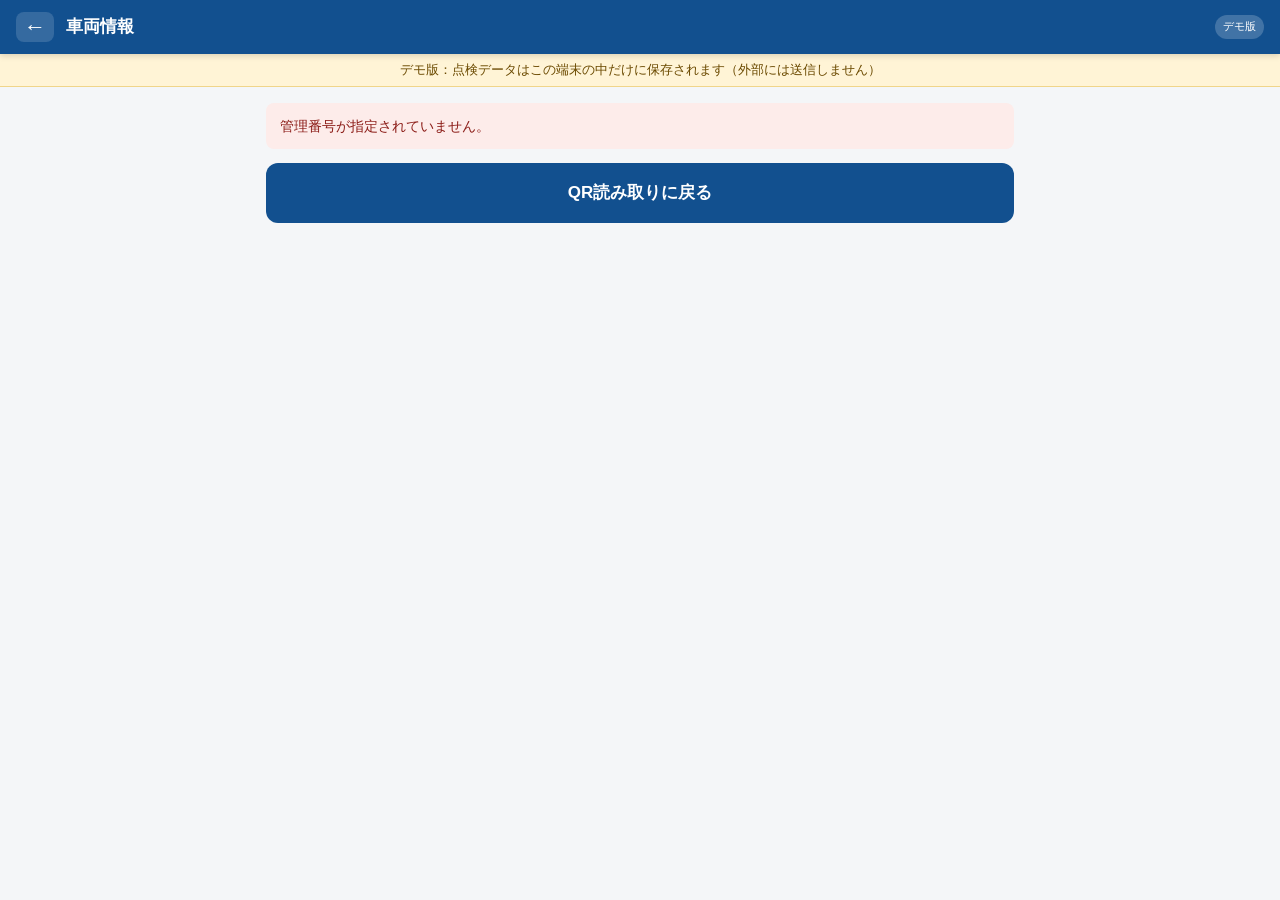
<file: vehicle.html>
<!DOCTYPE html>
<html lang="ja">
<head>
<meta charset="utf-8">
<meta name="viewport" content="width=device-width, initial-scale=1, viewport-fit=cover">
<meta name="theme-color" content="#12508f">
<!-- iPhone：ホーム画面に追加したときアプリのように全画面で開く -->
<meta name="apple-mobile-web-app-capable" content="yes">
<meta name="mobile-web-app-capable" content="yes">
<meta name="apple-mobile-web-app-status-bar-style" content="black-translucent">
<meta name="apple-mobile-web-app-title" content="法定点検">
<meta name="format-detection" content="telephone=no">
<link rel="apple-touch-icon" href="icons/apple-touch-icon.png">
<title>車両 - 車両法定点検</title>
<link rel="manifest" href="manifest.webmanifest">
<link rel="stylesheet" href="css/style.css">
</head>
<body>

<div class="appbar">
  <a class="back" href="index.html">&#8592;</a>
  <h1>車両情報</h1>
  <span class="env" id="env-label">―</span>
</div>

<main>
  <div id="content">
    <p class="muted">読み込み中…</p>
  </div>
</main>

<script src="config/app-config.js"></script>
<script src="config/firebase-config.js"></script>
<script src="vendor/firebase-app-compat.js"></script>
<script src="vendor/firebase-firestore-compat.js"></script>
<script src="vendor/firebase-storage-compat.js"></script>
<script src="src/common/util.js"></script>
<script src="src/storage/StorageAdapter.js"></script>
<script src="src/storage/LocalStorageAdapter.js"></script>
<script src="src/storage/FirebaseStorageAdapter.js"></script>
<script src="src/auth/AuthProvider.js"></script>
<script src="src/storage/storageFactory.js"></script>
<script>
/* ---------------------------------------------------------------------------
 * 車両確認画面：QRで読んだ車両が正しいか確認し、点検に進む（または点検履歴を見る）
 * ------------------------------------------------------------------------ */
(async function () {
  const VIS = window.VIS, util = VIS.util, $ = util.$;
  await VIS.ready();
  $('#env-label').textContent = VIS.storage.name;

  const id = util.normalizeVehicleId(util.param('id'));
  const box = $('#content');

  if (!id) {
    box.innerHTML = '<div class="banner err">管理番号が指定されていません。</div>' +
                    '<a class="btn" href="index.html">QR読み取りに戻る</a>';
    return;
  }

  const vehicle = await VIS.storage.getVehicle(id);
  if (!vehicle) {
    box.innerHTML = `<div class="banner err">「${util.esc(id)}」は車両マスタに登録されていません。</div>
                     <a class="btn" href="index.html">QR読み取りに戻る</a>`;
    return;
  }

  const cycleLabel = vehicle.inspectionCycle === '6month' ? '６ヶ月定期点検' : '３ヶ月定期点検';
  const latest = await VIS.storage.getLatestInspection(id);

  box.innerHTML = `
    <div class="vehicle-head">
      <div class="vid">${util.esc(vehicle.vehicleId)}</div>
      <div class="vtype">${util.esc(vehicle.vehicleType)}　/　${util.esc(cycleLabel)}</div>
    </div>

    <div class="card">
      <dl class="kv">
        <dt>自動車登録番号</dt><dd>${util.esc(vehicle.plateNumber || '―')}</dd>
        <dt>型式・車台番号</dt><dd>${util.esc([vehicle.modelCode, vehicle.chassisNo].filter(Boolean).join(' ') || '―')}</dd>
        <dt>メーカー</dt><dd>${util.esc(vehicle.maker || '―')}</dd>
        <dt>営業所 / ヤード</dt><dd>${util.esc([vehicle.branch, vehicle.yard].filter(Boolean).join(' / ') || '―')}</dd>
        <dt>前回点検</dt><dd>${latest ? util.formatDateTime(latest.inspectedAt) : '記録なし'}</dd>
      </dl>
    </div>

    <div class="card">
      <a class="btn big" href="inspect.html?id=${encodeURIComponent(id)}">点検を実施する</a>
      <a class="btn big secondary" href="view.html?id=${encodeURIComponent(id)}">点検履歴を見る</a>
    </div>
  `;
})();
</script>
</body>
</html>
</file>
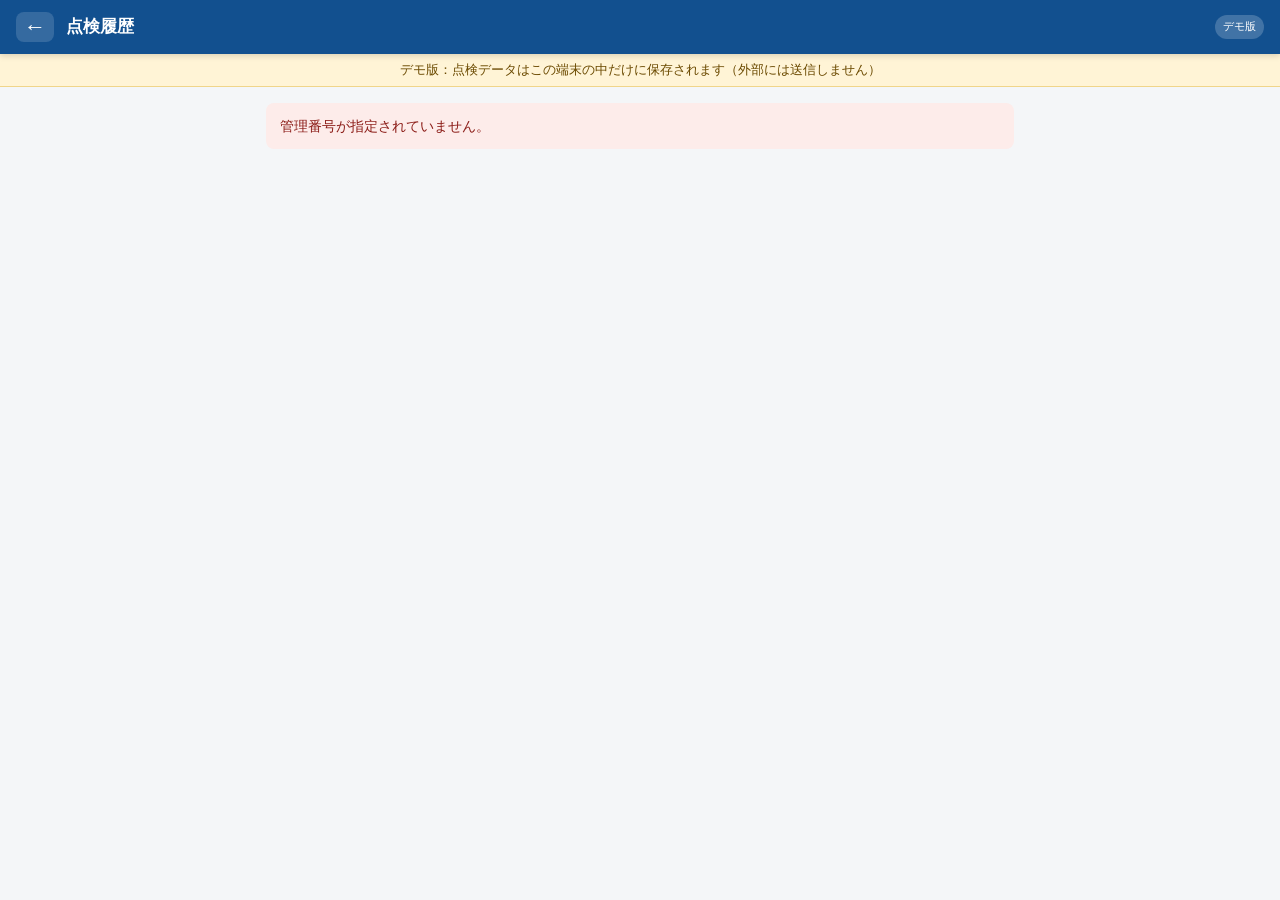
<file: view.html>
<!DOCTYPE html>
<html lang="ja">
<head>
<meta charset="utf-8">
<meta name="viewport" content="width=device-width, initial-scale=1, viewport-fit=cover">
<meta name="theme-color" content="#12508f">
<!-- iPhone：ホーム画面に追加したときアプリのように全画面で開く -->
<meta name="apple-mobile-web-app-capable" content="yes">
<meta name="mobile-web-app-capable" content="yes">
<meta name="apple-mobile-web-app-status-bar-style" content="black-translucent">
<meta name="apple-mobile-web-app-title" content="法定点検">
<meta name="format-detection" content="telephone=no">
<link rel="apple-touch-icon" href="icons/apple-touch-icon.png">
<title>点検履歴 - 車両法定点検</title>
<link rel="manifest" href="manifest.webmanifest">
<link rel="stylesheet" href="css/style.css">
</head>
<body>

<div class="appbar">
  <a class="back" href="#" id="back">&#8592;</a>
  <h1>点検履歴</h1>
  <span class="env" id="env-label">―</span>
</div>

<main>

  <div id="content"><p class="muted">読み込み中…</p></div>
</main>

<script src="config/app-config.js"></script>
<script src="config/firebase-config.js"></script>
<script src="vendor/firebase-app-compat.js"></script>
<script src="vendor/firebase-firestore-compat.js"></script>
<script src="vendor/firebase-storage-compat.js"></script>
<script src="src/common/util.js"></script>
<script src="src/storage/StorageAdapter.js"></script>
<script src="src/storage/LocalStorageAdapter.js"></script>
<script src="src/storage/FirebaseStorageAdapter.js"></script>
<script src="src/auth/AuthProvider.js"></script>
<script src="src/storage/storageFactory.js"></script>
<script src="src/form/formRenderer.js"></script>
<script src="src/pdf/pdfGenerator.js"></script>
<script>
/* ---------------------------------------------------------------------------
 * 点検履歴（社員向け・読み取り専用）
 *   直近の点検記録簿を表示し、車載用コピーを印刷・共有できるようにする。
 *   第三者（警察・保険会社）へのオンライン公開はしない方針（車載の紙コピーで対応）。
 *   このページからは書き込みを一切行いません。
 * ------------------------------------------------------------------------ */
(async function () {
  const VIS = window.VIS, util = VIS.util, $ = util.$;
  await VIS.ready();
  $('#env-label').textContent = VIS.storage.name;

  const id  = util.normalizeVehicleId(util.param('id'));
  const box = $('#content');
  $('#back').href = `vehicle.html?id=${encodeURIComponent(id)}`;

  if (!id) {
    box.innerHTML = '<div class="banner err">管理番号が指定されていません。</div>';
    return;
  }

  const vehicle = await VIS.storage.getVehicle(id);
  if (!vehicle) {
    box.innerHTML = `<div class="banner err">「${util.esc(id)}」は車両マスタに登録されていません。</div>`;
    return;
  }

  const history = await VIS.storage.listInspections(id, VIS.config.historyLimit);
  const latest  = history[0] || null;

  const doneBanner = util.param('done')
    ? '<div class="banner info">点検記録を保存しました。<b>車載用コピーを印刷して、車両に搭載してください。</b></div>' : '';

  if (!latest) {
    box.innerHTML = `
      ${doneBanner}
      ${vehicleHead(vehicle)}
      <div class="card"><div class="verdict none">この車両の点検記録はまだ登録されていません</div></div>`;
    return;
  }

  // ---------------------------------------------------------- 直近の点検記録
  const isOk = latest.summary.overall === '良好';
  const pdfUrl = await VIS.storage.resolveFileUrl(latest.pdfUrl);


  const actionList = (latest.summary.actionItems || []);

  box.innerHTML = `
    ${doneBanner}
    ${vehicleHead(vehicle)}

    <div class="card">
      <h2>直近の法定点検</h2>
      <div class="verdict ${isOk ? 'ok' : 'ng'}">総合判定：${util.esc(latest.summary.overall)}</div>
      <dl class="kv" style="margin-top:14px">
        <dt>点検日時</dt><dd>${util.esc(util.formatDateTime(latest.inspectedAt))}</dd>
        <dt>点検区分</dt><dd>${latest.inspectionCycle === '6month' ? '６ヶ月定期点検' : '３ヶ月定期点検'}</dd>
        <dt>点検担当者</dt><dd>${util.esc(latest.inspectorName || '―')}</dd>
        <dt>整備管理者</dt><dd>${util.esc(latest.supervisorName || '―')}</dd>
        <dt>点検営業所</dt><dd>${util.esc(latest.branch || '―')}</dd>
        <dt>走行距離</dt><dd>${latest.odometer != null ? util.esc(latest.odometer) + ' km' : '―'}</dd>
        <dt>点検項目</dt><dd>全 ${latest.summary.total} 項目 / 整備実施 ${latest.summary.actionCount} 件</dd>
      </dl>
      ${latest.remarks ? `<p class="small" style="margin-top:12px"><b>所見：</b>${util.esc(latest.remarks)}</p>` : ''}
    </div>

    ${actionList.length ? `
    <div class="card">
      <h2>点検時に実施した整備</h2>
      <ul class="list">${actionList.map(a => `<li>${util.esc(a)}</li>`).join('')}</ul>
    </div>` : ''}

    <div class="card">
      <h2>点検記録簿</h2>
      <div id="sheet-preview" class="sheet-preview"><p class="small muted center">記録簿を表示しています…</p></div>
      ${pdfUrl
        ? `<button type="button" class="btn" id="btn-share">車載用コピーを印刷・共有</button>
           <a class="btn secondary" href="${util.esc(pdfUrl)}" target="_blank" rel="noopener">PDFを開く</a>`
        : '<p class="muted small">PDFは登録されていません。</p>'}
    </div>


    <div class="card">
      <h2>これまでの点検</h2>
      <ul class="list">
        ${history.map(h => `
          <li>
            <b>${util.esc(util.formatDateTime(h.inspectedAt))}</b>
            　<span class="${h.summary.overall === '良好' ? 'muted' : ''}"
                   style="${h.summary.overall === '良好' ? '' : 'color:#c65500;font-weight:600'}">
              ${util.esc(h.summary.overall)}</span>
            <div class="small muted">${util.esc(h.inspectorName || '')}
              ${h.summary.actionCount ? `／整備実施 ${h.summary.actionCount} 件` : ''}</div>
          </li>`).join('')}
      </ul>
    </div>

    <p class="center small muted">
      保存先：${util.esc(VIS.storage.name)}　／　保存した記録は書き換えできません
    </p>
  `;

  // ------------------------------------------------ 車載用コピーの印刷・共有
  // スマホの「共有」画面を開き、印刷・LINE・メール・ファイル保存などに送る。
  // iPhoneは「共有」を押した直後でないと開けない決まりがあるため、
  // PDFファイルは画面を開いた時点で先に用意しておく。
  const shareBtn = document.getElementById('btn-share');
  if (shareBtn) {
    const d = String(latest.inspectedAt || '').slice(0, 10).replace(/-/g, '');
    const fileName = `点検記録簿_${vehicle.vehicleId}_${d}.pdf`;
    let pdfFile = null;
    fetch(pdfUrl).then(r => r.blob())
      .then(b => { pdfFile = new File([b], fileName, { type: 'application/pdf' }); })
      .catch(e => console.warn('PDFの準備に失敗', e));

    shareBtn.addEventListener('click', async () => {
      if (pdfFile && navigator.canShare && navigator.canShare({ files: [pdfFile] })) {
        try {
          await navigator.share({ files: [pdfFile], title: fileName });
        } catch (e) {
          if (e.name !== 'AbortError') util.toast('共有できませんでした：' + e.message, 'err');
        }
      } else {
        // 共有に対応していない端末（PCなど）：PDFを開き、そこから印刷・保存してもらう
        window.open(pdfUrl, '_blank', 'noopener');
      }
    });
  }

  // -------------------------------------------------------- 記録簿のプレビュー
  // スマホのブラウザはPDFの埋め込み表示がほぼできない（Androidは表示不可）。
  // そこで、PDFと同じ描画処理で記録簿を画像にして表示する（ピンチで拡大できる）。
  // 正式な記録は保存済みのPDFで、下の「PDFを開く」から開ける。
  (async () => {
    const holder = document.getElementById('sheet-preview');
    try {
      const def = await VIS.form.loadDefinition();
      const canvas = await VIS.pdf.renderPage(latest, vehicle, def);
      const img = new Image();
      img.alt = '点検記録簿';
      img.src = canvas.toDataURL('image/jpeg', 0.85);
      canvas.width = 0; canvas.height = 0;   // iPhoneのメモリ節約
      holder.replaceChildren(img);
    } catch (e) {
      console.warn('記録簿の表示に失敗', e);
      holder.innerHTML = '<p class="small muted">記録簿を表示できませんでした。下のボタンからPDFを開いてください。</p>';
    }
  })();

  function vehicleHead(v) {
    return `
      <div class="vehicle-head">
        <div class="vid">${util.esc(v.vehicleId)}</div>
        <div class="vtype">${util.esc(v.vehicleType)}　/　${util.esc(v.plateNumber || '')}</div>
      </div>
      <div class="card">
        <dl class="kv">
          <dt>型式・車台番号</dt><dd>${util.esc([v.modelCode, v.chassisNo].filter(Boolean).join(' ') || '―')}</dd>
          <dt>メーカー</dt><dd>${util.esc(v.maker || '―')}</dd>
          <dt>営業所</dt><dd>${util.esc(v.branch || '―')}</dd>
        </dl>
      </div>`;
  }
})();
</script>
</body>
</html>
</file>
<file: css/style.css>
/* =============================================================================
 * style.css ―― 現場のスマホ／タブレットで使うことを前提にした画面デザイン
 *   ・手袋でも押せるよう、ボタンとタップ範囲を大きめに
 *   ・屋外でも読めるよう、コントラストを強めに
 * ========================================================================== */

:root {
  --bg:        #f4f6f8;
  --card:      #ffffff;
  --text:      #1a1d21;
  --muted:     #667085;
  --line:      #dfe3e8;
  --primary:   #12508f;
  --primary-d: #0d3c6d;
  --ok:        #1b7f3b;
  --warn:      #c65500;
  --danger:    #c62828;
  --radius:    12px;
}

* { box-sizing: border-box; -webkit-tap-highlight-color: transparent; }

html, body {
  margin: 0; padding: 0;
  background: var(--bg);
  color: var(--text);
  font-family: "Yu Gothic UI", "Yu Gothic", "Hiragino Sans", "Noto Sans JP", "Meiryo", sans-serif;
  font-size: 16px;
  line-height: 1.6;
  -webkit-text-size-adjust: 100%;
}

/* ------------------------------------------------------------------ レイアウト */
.appbar {
  position: sticky; top: 0; z-index: 50;
  background: var(--primary); color: #fff;
  padding: 12px 16px;
  /* iPhoneのノッチ（画面上部の切り欠き）に文字が隠れないようにする */
  padding-top: calc(12px + env(safe-area-inset-top));
  padding-left: calc(16px + env(safe-area-inset-left));
  padding-right: calc(16px + env(safe-area-inset-right));
  display: flex; align-items: center; gap: 12px;
  box-shadow: 0 2px 6px rgba(0,0,0,.15);
}
.appbar h1 { font-size: 17px; margin: 0; font-weight: 600; flex: 1; }
.appbar .back {
  color: #fff; text-decoration: none; font-size: 22px; line-height: 1;
  padding: 4px 8px; border-radius: 8px; background: rgba(255,255,255,.15);
}
.appbar .env {
  font-size: 11px; background: rgba(255,255,255,.2);
  padding: 3px 8px; border-radius: 999px; white-space: nowrap;
}

main {
  padding: 16px; max-width: 780px;
  /* 画面下の進捗バー＋iPhoneのホームバーの分だけ余白を空ける */
  margin: 0 auto calc(96px + env(safe-area-inset-bottom));
}

.card {
  background: var(--card);
  border: 1px solid var(--line);
  border-radius: var(--radius);
  padding: 16px;
  margin-bottom: 14px;
}
.card h2 { margin: 0 0 12px; font-size: 17px; }
.card h3.unit {
  margin: 16px 0 6px; font-size: 14px; color: var(--muted);
  border-left: 4px solid var(--primary); padding-left: 8px; font-weight: 600;
}

/* -------------------------------------------------------------------- ボタン */
.btn {
  display: block; width: 100%;
  padding: 16px; margin: 10px 0;
  font-size: 17px; font-weight: 600;
  border: none; border-radius: var(--radius);
  background: var(--primary); color: #fff;
  cursor: pointer; text-align: center; text-decoration: none;
}
.btn:active { background: var(--primary-d); }
.btn.secondary { background: #fff; color: var(--primary); border: 2px solid var(--primary); }
.btn.ghost     { background: transparent; color: var(--muted); border: 1px solid var(--line); font-weight: 500; }
.btn.big       { padding: 22px 16px; font-size: 19px; }
.btn:disabled  { opacity: .5; cursor: not-allowed; }
.btn-row { display: flex; gap: 10px; }
.btn-row .btn { margin: 10px 0; }

.btn-all-ok {
  display: block; width: 100%; min-height: 44px;
  background: #eef4fa; color: var(--primary);
  border: 1px solid #cfe0f0; border-radius: 8px;
  padding: 10px 12px; font-size: 14px; font-weight: 600; margin-bottom: 8px; cursor: pointer;
}

/* --------------------------------------------------------------- 入力フォーム */
label.field { display: block; margin: 12px 0; }
label.field > span { display: block; font-size: 13px; color: var(--muted); margin-bottom: 4px; }
input[type=text], input[type=number], input[type=date], select, textarea {
  width: 100%; padding: 12px;
  font-size: 16px; /* iOSで自動ズームさせないため16px以上 */
  border: 1px solid var(--line); border-radius: 8px;
  background: #fff; color: var(--text);
}
.required-mark { color: var(--danger); margin-left: 4px; }

/* 備品確認（有／無） */
.pre-checks { display: grid; gap: 10px; }
.pre-check { display: flex; align-items: center; justify-content: space-between; gap: 12px; }
.pre-check-label { font-weight: 600; }
.seg { display: flex; gap: 6px; }
.seg label { position: relative; }
.seg input { position: absolute; opacity: 0; }
.seg span {
  display: inline-block; padding: 10px 22px;
  border: 2px solid var(--line); border-radius: 8px; cursor: pointer;
}
.seg input:checked + span { background: var(--primary); color: #fff; border-color: var(--primary); }

/* 対象車種の選択（丸いボタン） */
.chips { display: flex; flex-wrap: wrap; gap: 8px; }
.chip { position: relative; }
.chip input { position: absolute; opacity: 0; }
.chip span {
  display: inline-block; padding: 9px 14px; min-height: 44px; line-height: 22px;
  border: 2px solid var(--line); border-radius: 999px; cursor: pointer; font-size: 14px; background: #fff;
}
.chip input:checked + span { background: var(--primary); color: #fff; border-color: var(--primary); }

/* ------------------------------------------------------------- 点検項目1件分 */
.item {
  padding: 10px 4px; border-top: 1px solid var(--line);
}
.item:first-of-type { border-top: none; }
.item.filled { background: #fbfdff; }
.item.warn   { background: #fff8f0; }
.item.flash  { animation: flash 1.2s ease; }
@keyframes flash { 0%, 100% { background: transparent; } 30% { background: #ffe9b3; } }

.item-label { font-size: 15px; font-weight: 500; margin-bottom: 6px; line-height: 1.45; }
/* 省略できない項目：紙の記録簿と同じく太字＋下線 */
.item.required .item-label { font-weight: 700; text-decoration: underline; text-underline-offset: 3px; }
.badge-opt {
  font-size: 11px; color: var(--muted); background: #eef0f3;
  border-radius: 999px; padding: 2px 8px; margin-left: 8px; font-weight: 400;
}

.judge { display: flex; gap: 6px; }
.judge-opt { position: relative; }
.judge-opt input { position: absolute; opacity: 0; width: 0; height: 0; }
.judge-opt .mark { font-weight: 700; margin-right: 4px; }
.judge-opt, .judge-more {
  display: flex; align-items: center; justify-content: center;
  min-height: 48px;                      /* 手袋でも押しやすい高さ */
  border: 2px solid var(--line); border-radius: 10px;
  padding: 6px 8px; font-size: 15px; cursor: pointer; background: #fff; color: var(--text);
  user-select: none; -webkit-user-select: none;
}
.judge .judge-good { flex: 1.6; font-size: 16px; }   /* 一番よく押す「良好」を大きく */
.judge .judge-skip,
.judge .judge-na   { flex: 1; font-size: 13px; padding: 6px 4px; white-space: nowrap; }
.judge .judge-na .mark { display: none; }            /* 狭いので「該当なし」の文字だけ出す */
.judge-more { flex: 1.1; font-family: inherit; font-weight: 600; color: var(--muted); white-space: nowrap; font-size: 13px; padding: 6px 4px; }
.judge-more.selected { background: var(--warn); border-color: var(--warn); color: #fff; }

.judge-actions {
  display: grid; grid-template-columns: repeat(4, 1fr); gap: 6px; margin-top: 6px;
}
.judge-actions[hidden] { display: none; }
/* 記号を上、文字を下に縦並び（「給油水」が折り返さないように） */
.judge-actions .judge-opt { flex-direction: column; min-height: 50px; padding: 2px; font-size: 13px; line-height: 1.25; }
.judge-actions .judge-opt .mark { margin: 0; font-size: 15px; }

/* 選択中の色（:has() は古いスマホで効かないため、JSで付ける .on クラスで判定する） */
.judge-opt.on              { background: var(--primary); color: #fff; border-color: var(--primary); }
.judge-good.on             { background: var(--ok);      border-color: var(--ok); }
.judge-action.on           { background: var(--warn);    border-color: var(--warn); }
.judge-skip.on             { background: var(--muted);   border-color: var(--muted); }
.judge-na.on               { background: #475467;        border-color: #475467; color: #fff; }

/* 中分類の見出しと「まとめて該当なし」ボタン */
.card h3.unit { display: flex; align-items: center; justify-content: space-between; gap: 8px; }
.unit-na {
  flex: none; font-family: inherit; font-size: 12px; font-weight: 500;
  color: #475467; background: #f2f4f7; border: 1px solid var(--line); border-radius: 999px;
  padding: 6px 10px; min-height: 32px; cursor: pointer;
}



/* -------------------------------------------------------------- QRスキャナ */
#reader { width: 100%; border-radius: var(--radius); overflow: hidden; background: #000; }
#reader video { width: 100% !important; height: auto !important; display: block; }
.scan-hint { text-align: center; color: var(--muted); font-size: 14px; margin: 10px 0; }

/* ----------------------------------------------------------------- 車両情報 */
.vehicle-head {
  background: linear-gradient(135deg, var(--primary), #1b6fb8);
  color: #fff; border-radius: var(--radius); padding: 18px; margin-bottom: 14px;
}
.vehicle-head .vid { font-size: 30px; font-weight: 700; letter-spacing: .04em; }
.vehicle-head .vtype { font-size: 15px; opacity: .92; }

dl.kv { margin: 0; display: grid; grid-template-columns: 40% 60%; row-gap: 8px; }
dl.kv dt { color: var(--muted); font-size: 14px; }
dl.kv dd { margin: 0; font-size: 15px; word-break: break-all; }

/* ---------------------------------------------------------- 記録簿プレビュー */
.sheet-preview { margin-bottom: 4px; }
.sheet-preview img {
  display: block; width: 100%; height: auto;
  border: 1px solid var(--line); border-radius: 6px; background: #fff;
}

/* --------------------------------------------------------------------- 判定 */
.verdict { padding: 14px; border-radius: var(--radius); font-weight: 700; font-size: 18px; text-align: center; }
.verdict.ok   { background: #e8f5e9; color: #1b5e20; }
.verdict.ng   { background: #fff3e0; color: #e65100; }
.verdict.none { background: #f0f0f0; color: var(--muted); font-weight: 500; }

/* ----------------------------------------------------------------- 進捗バー */
.progress-bar {
  position: fixed; left: 0; right: 0; bottom: 0; z-index: 60;
  background: #fff; border-top: 1px solid var(--line);
  padding: 10px 16px 14px; display: flex; align-items: center; gap: 12px;
  padding-bottom: calc(14px + env(safe-area-inset-bottom));   /* iPhoneのホームバー分 */
  box-shadow: 0 -2px 8px rgba(0,0,0,.08);
}
.progress-bar .meter { flex: 1; height: 8px; background: #e6e9ed; border-radius: 999px; overflow: hidden; }
.progress-bar .meter i { display: block; height: 100%; background: var(--ok); width: 0; transition: width .2s; }
.progress-bar .count { font-size: 13px; color: var(--muted); white-space: nowrap; }
.progress-bar .btn { width: auto; margin: 0; padding: 12px 20px; }

/* --------------------------------------------------------------------- 雑多 */
.muted { color: var(--muted); }
.small { font-size: 13px; }
.center { text-align: center; }
ul.list { list-style: none; margin: 0; padding: 0; }
ul.list li { border-top: 1px solid var(--line); padding: 12px 0; }
ul.list li:first-child { border-top: none; }
a.plain { color: var(--primary); }

.toast {
  position: fixed; left: 50%; top: 16px; transform: translate(-50%, -160%);
  background: #23272b; color: #fff; padding: 12px 20px; border-radius: 999px;
  font-size: 14px; z-index: 999; transition: transform .25s; max-width: 90vw; text-align: center;
}
.toast.show { transform: translate(-50%, 0); }
.toast.ok   { background: var(--ok); }
.toast.warn { background: var(--warn); }
.toast.err  { background: var(--danger); }

.banner {
  padding: 12px 14px; border-radius: 8px; margin-bottom: 14px; font-size: 14px;
}
.banner.info { background: #e7f1fb; color: #10416f; }
.banner.warn { background: #fff4e5; color: #8a4b00; }
.banner.err  { background: #fdecea; color: #8c1d18; }

.demo-banner {
  background: #fff4d6; color: #6b4a00; border-bottom: 1px solid #f0d58a;
  font-size: 12.5px; text-align: center; padding: 6px 12px;
}

.readonly-note {
  background: #eef0f3; color: var(--muted); font-size: 13px;
  padding: 10px 14px; border-radius: 8px; margin-bottom: 14px; text-align: center;
}

@media print {
  .appbar, .progress-bar, .btn { display: none !important; }
}
</file>
